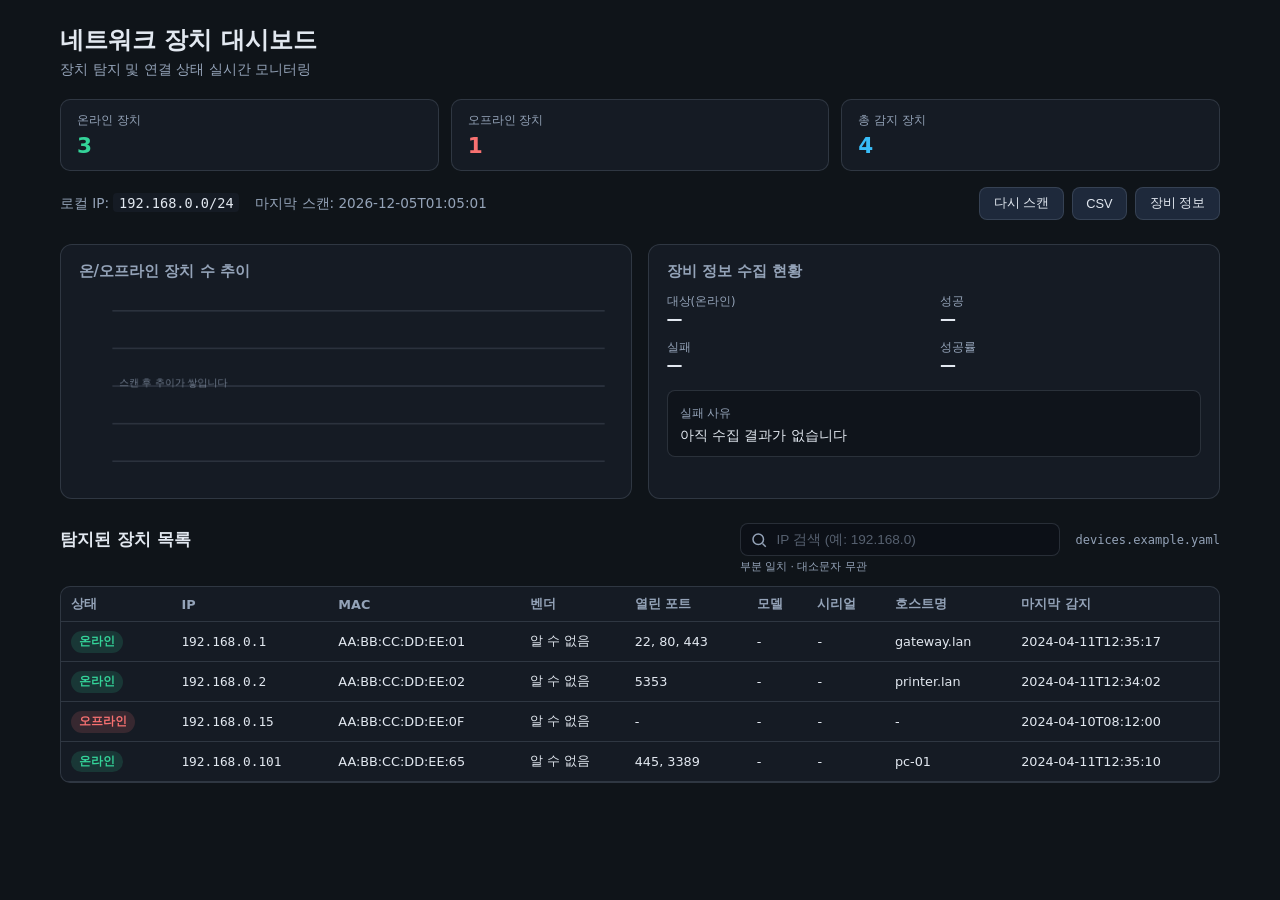
<file: network-dashboard.html>
<!DOCTYPE html>
<html lang="ko">
<head>
  <meta charset="UTF-8" />
  <meta name="viewport" content="width=device-width, initial-scale=1.0" />
  <title>네트워크 장치 대시보드</title>
  <link rel="stylesheet" href="css/network-dashboard.css" />
</head>
<body>
  <div class="dash-app">
    <header class="dash-header">
      <div class="dash-header-text">
        <h1>네트워크 장치 대시보드</h1>
        <p class="dash-sub">장치 탐지 및 연결 상태 실시간 모니터링</p>
      </div>
      <div class="dash-summary">
        <div class="summary-card summary-online"><span class="lbl">온라인 장치</span><strong id="count-online">0</strong></div>
        <div class="summary-card summary-offline"><span class="lbl">오프라인 장치</span><strong id="count-offline">0</strong></div>
        <div class="summary-card summary-total"><span class="lbl">총 감지 장치</span><strong id="count-total">0</strong></div>
      </div>
      <div class="dash-meta-row">
        <div class="dash-sys" id="dash-sys-info"></div>
        <div class="dash-actions">
          <button type="button" class="btn-dash" id="btn-rescan">다시 스캔</button>
          <button type="button" class="btn-dash" id="btn-csv">CSV</button>
          <button type="button" class="btn-dash" id="btn-info">장비 정보</button>
        </div>
      </div>
    </header>

    <section class="dash-charts">
      <div class="panel">
        <h2>온/오프라인 장치 수 추이</h2>
        <canvas id="trend-chart" width="640" height="220" aria-label="장치 수 추이 차트"></canvas>
      </div>
      <div class="panel">
        <h2>장비 정보 수집 현황</h2>
        <div class="collect-stats" id="collect-stats"></div>
        <div class="failure-box">
          <span class="failure-title">실패 사유</span>
          <p id="failure-reasons">아직 수집 결과가 없습니다</p>
        </div>
      </div>
    </section>

    <section class="dash-table-section">
      <div class="table-section-head">
        <h2>탐지된 장치 목록</h2>
        <!-- @Network-IP-Search: IP 열 기준 필터 -->
        <div class="network-ip-search" data-component="Network-IP-Search">
          <label class="visually-hidden" for="network-ip-search-input">IP 주소 검색</label>
          <span class="network-ip-search-icon" aria-hidden="true">
            <svg width="18" height="18" viewBox="0 0 24 24" fill="none" stroke="currentColor" stroke-width="2">
              <circle cx="11" cy="11" r="7" />
              <path d="M21 21l-4.35-4.35" />
            </svg>
          </span>
          <input
            type="search"
            id="network-ip-search-input"
            class="network-ip-search-input"
            placeholder="IP 검색 (예: 192.168.0)"
            autocomplete="off"
            spellcheck="false"
            aria-describedby="network-ip-search-hint"
          />
          <span id="network-ip-search-hint" class="network-ip-search-hint">부분 일치 · 대소문자 무관</span>
        </div>
        <span class="data-source" id="data-source-label">devices.example.yaml</span>
      </div>
      <div class="table-wrap">
        <table class="device-table">
          <thead>
            <tr>
              <th>상태</th>
              <th>IP</th>
              <th>MAC</th>
              <th>벤더</th>
              <th>열린 포트</th>
              <th>모델</th>
              <th>시리얼</th>
              <th>호스트명</th>
              <th>마지막 감지</th>
            </tr>
          </thead>
          <tbody id="device-tbody"></tbody>
        </table>
      </div>
      <p class="table-empty" id="table-empty-msg" hidden>검색 조건에 맞는 장치가 없습니다.</p>
    </section>
  </div>
  <script src="js/network-dashboard.js"></script>
</body>
</html>
</file>
<file: css/network-dashboard.css>
/* 네트워크 장치 대시보드 + @Network-IP-Search */

:root {
  --bg: #0f1419;
  --panel: #151b24;
  --border: rgba(148, 163, 184, 0.2);
  --text: #e2e8f0;
  --muted: #94a3b8;
  --accent: #38bdf8;
}

* {
  box-sizing: border-box;
}

body {
  margin: 0;
  min-height: 100vh;
  font-family: "Noto Sans KR", "Segoe UI", system-ui, sans-serif;
  background: var(--bg);
  color: var(--text);
}

.dash-app {
  max-width: 1200px;
  margin: 0 auto;
  padding: 1.5rem 1.25rem 3rem;
}

.dash-header h1 {
  margin: 0 0 0.25rem;
  font-size: 1.5rem;
  font-weight: 700;
}

.dash-sub {
  margin: 0 0 1.25rem;
  color: var(--muted);
  font-size: 0.9rem;
}

.dash-summary {
  display: flex;
  flex-wrap: wrap;
  gap: 0.75rem;
  margin-bottom: 1rem;
}

.summary-card {
  flex: 1;
  min-width: 120px;
  padding: 0.75rem 1rem;
  border-radius: 10px;
  border: 1px solid var(--border);
  background: var(--panel);
}

.summary-card .lbl {
  display: block;
  font-size: 0.75rem;
  color: var(--muted);
  margin-bottom: 0.25rem;
}

.summary-card strong {
  font-size: 1.35rem;
}

.summary-online strong {
  color: #34d399;
}

.summary-offline strong {
  color: #f87171;
}

.summary-total strong {
  color: var(--accent);
}

.dash-meta-row {
  display: flex;
  flex-wrap: wrap;
  align-items: center;
  justify-content: space-between;
  gap: 1rem;
  margin-bottom: 1.5rem;
}

.dash-sys {
  display: flex;
  flex-wrap: wrap;
  gap: 1rem;
  font-size: 0.85rem;
  color: var(--muted);
}

.dash-sys code {
  color: var(--text);
  background: var(--panel);
  padding: 0.1rem 0.35rem;
  border-radius: 4px;
}

.dash-actions {
  display: flex;
  gap: 0.5rem;
  flex-wrap: wrap;
}

.btn-dash {
  padding: 0.45rem 0.85rem;
  border-radius: 8px;
  border: 1px solid var(--border);
  background: #1e293b;
  color: var(--text);
  font-size: 0.8rem;
  cursor: pointer;
}

.btn-dash:hover {
  border-color: rgba(56, 189, 248, 0.45);
}

.dash-charts {
  display: grid;
  grid-template-columns: 1fr 1fr;
  gap: 1rem;
  margin-bottom: 1.5rem;
}

@media (max-width: 900px) {
  .dash-charts {
    grid-template-columns: 1fr;
  }
}

.panel {
  background: var(--panel);
  border: 1px solid var(--border);
  border-radius: 12px;
  padding: 1rem 1.1rem;
}

.panel h2 {
  margin: 0 0 0.75rem;
  font-size: 0.95rem;
  font-weight: 600;
  color: var(--muted);
}

#trend-chart {
  width: 100%;
  height: auto;
  max-height: 220px;
}

.stat-grid {
  display: grid;
  grid-template-columns: repeat(2, 1fr);
  gap: 0.75rem;
}

.stat-lbl {
  display: block;
  font-size: 0.72rem;
  color: var(--muted);
}

.failure-box {
  margin-top: 1rem;
  padding: 0.65rem 0.75rem;
  border-radius: 8px;
  background: rgba(0, 0, 0, 0.25);
  border: 1px solid var(--border);
}

.failure-title {
  font-size: 0.75rem;
  color: var(--muted);
}

.failure-box p {
  margin: 0.35rem 0 0;
  font-size: 0.85rem;
}

/* ── @Network-IP-Search ── */
.table-section-head {
  display: flex;
  flex-wrap: wrap;
  align-items: center;
  gap: 0.75rem 1rem;
  margin-bottom: 0.75rem;
  padding-bottom: 1.1rem; /* @Network-IP-Search 힌트 줄 공간 */
}

.table-section-head h2 {
  margin: 0;
  font-size: 1.05rem;
  flex: 0 0 auto;
}

.network-ip-search {
  position: relative;
  display: flex;
  align-items: center;
  flex: 1 1 200px;
  max-width: 320px;
  min-width: 180px;
  margin-left: auto;
}

.network-ip-search-icon {
  position: absolute;
  left: 10px;
  color: var(--muted);
  pointer-events: none;
  display: flex;
}

.network-ip-search-input {
  width: 100%;
  padding: 0.5rem 0.65rem 0.5rem 2.25rem;
  border-radius: 8px;
  border: 1px solid var(--border);
  background: #0c1017;
  color: var(--text);
  font-size: 0.85rem;
}

.network-ip-search-input::placeholder {
  color: rgba(148, 163, 184, 0.55);
}

.network-ip-search-input:focus {
  outline: none;
  border-color: rgba(56, 189, 248, 0.55);
  box-shadow: 0 0 0 2px rgba(56, 189, 248, 0.12);
}

.network-ip-search-hint {
  position: absolute;
  left: 0;
  top: 100%;
  margin-top: 4px;
  font-size: 0.68rem;
  color: var(--muted);
  white-space: nowrap;
}

.visually-hidden {
  position: absolute;
  width: 1px;
  height: 1px;
  padding: 0;
  margin: -1px;
  overflow: hidden;
  clip: rect(0, 0, 0, 0);
  border: 0;
}

.data-source {
  font-size: 0.75rem;
  color: var(--muted);
  font-family: ui-monospace, monospace;
}

.table-wrap {
  overflow-x: auto;
  border: 1px solid var(--border);
  border-radius: 10px;
  background: var(--panel);
}

.device-table {
  width: 100%;
  border-collapse: collapse;
  font-size: 0.8rem;
}

.device-table th,
.device-table td {
  padding: 0.55rem 0.65rem;
  text-align: left;
  border-bottom: 1px solid var(--border);
}

.device-table th {
  color: var(--muted);
  font-weight: 600;
  white-space: nowrap;
}

.device-table tbody tr:hover {
  background: rgba(56, 189, 248, 0.06);
}

.cell-ip {
  font-family: ui-monospace, monospace;
}

.pill {
  display: inline-block;
  padding: 0.2rem 0.5rem;
  border-radius: 999px;
  font-size: 0.72rem;
  font-weight: 600;
}

.pill-on {
  background: rgba(52, 211, 153, 0.15);
  color: #34d399;
}

.pill-off {
  background: rgba(248, 113, 113, 0.15);
  color: #f87171;
}

.table-empty {
  margin-top: 0.75rem;
  font-size: 0.85rem;
  color: var(--muted);
}
</file>
